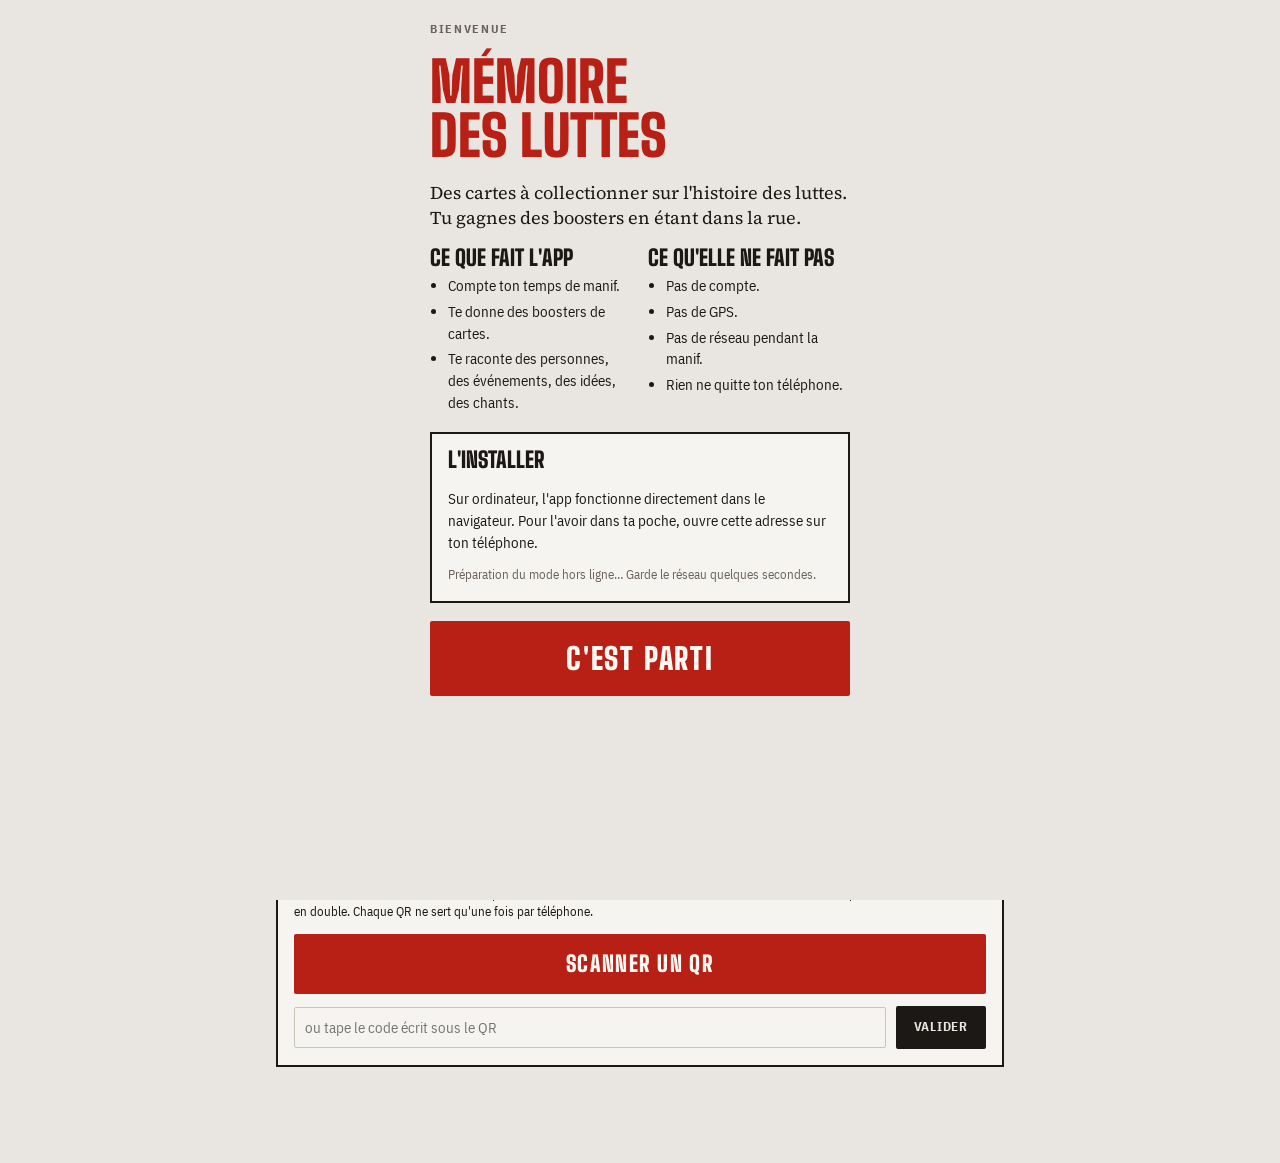
<file: app/index.html>
<!doctype html>
<html lang="fr">
  <head>
    <meta charset="UTF-8" />
    <meta name="viewport" content="width=device-width, initial-scale=1.0, viewport-fit=cover" />
    <meta http-equiv="Content-Security-Policy" content="default-src 'self'; img-src 'self' data: blob:; style-src 'self' 'unsafe-inline'; font-src 'self'; connect-src 'self'; worker-src 'self' blob:; manifest-src 'self'; object-src 'none'; base-uri 'self'" />
    <meta name="referrer" content="no-referrer" />
    <meta name="theme-color" content="#1C1816" />
    <link rel="icon" type="image/svg+xml" href="./favicon.svg" />
    <link rel="apple-touch-icon" href="./icones/apple-touch-icon.png" />
    <link rel="manifest" href="./manifest.webmanifest" />
    <meta name="apple-mobile-web-app-capable" content="yes" />
    <meta name="apple-mobile-web-app-title" content="Mémoire des luttes" />
    <meta name="description" content="Cartes à collectionner sur l'histoire des luttes. Sans compte, sans GPS, sans réseau." />
    <title>Mémoire des luttes</title>
    <script type="module" crossorigin src="./assets/app-DjQuXDyJ.js"></script>
    <link rel="modulepreload" crossorigin href="./assets/Ennemi-DhCh6ZJW.js">
    <link rel="stylesheet" crossorigin href="./assets/Ennemi-CE6KDmi6.css">
    <link rel="stylesheet" crossorigin href="./assets/app-Bej3J4Jl.css">
  <link rel="manifest" href="./manifest.webmanifest"></head>
  <body>
    <div id="app"></div>
  </body>
</html>
</file>
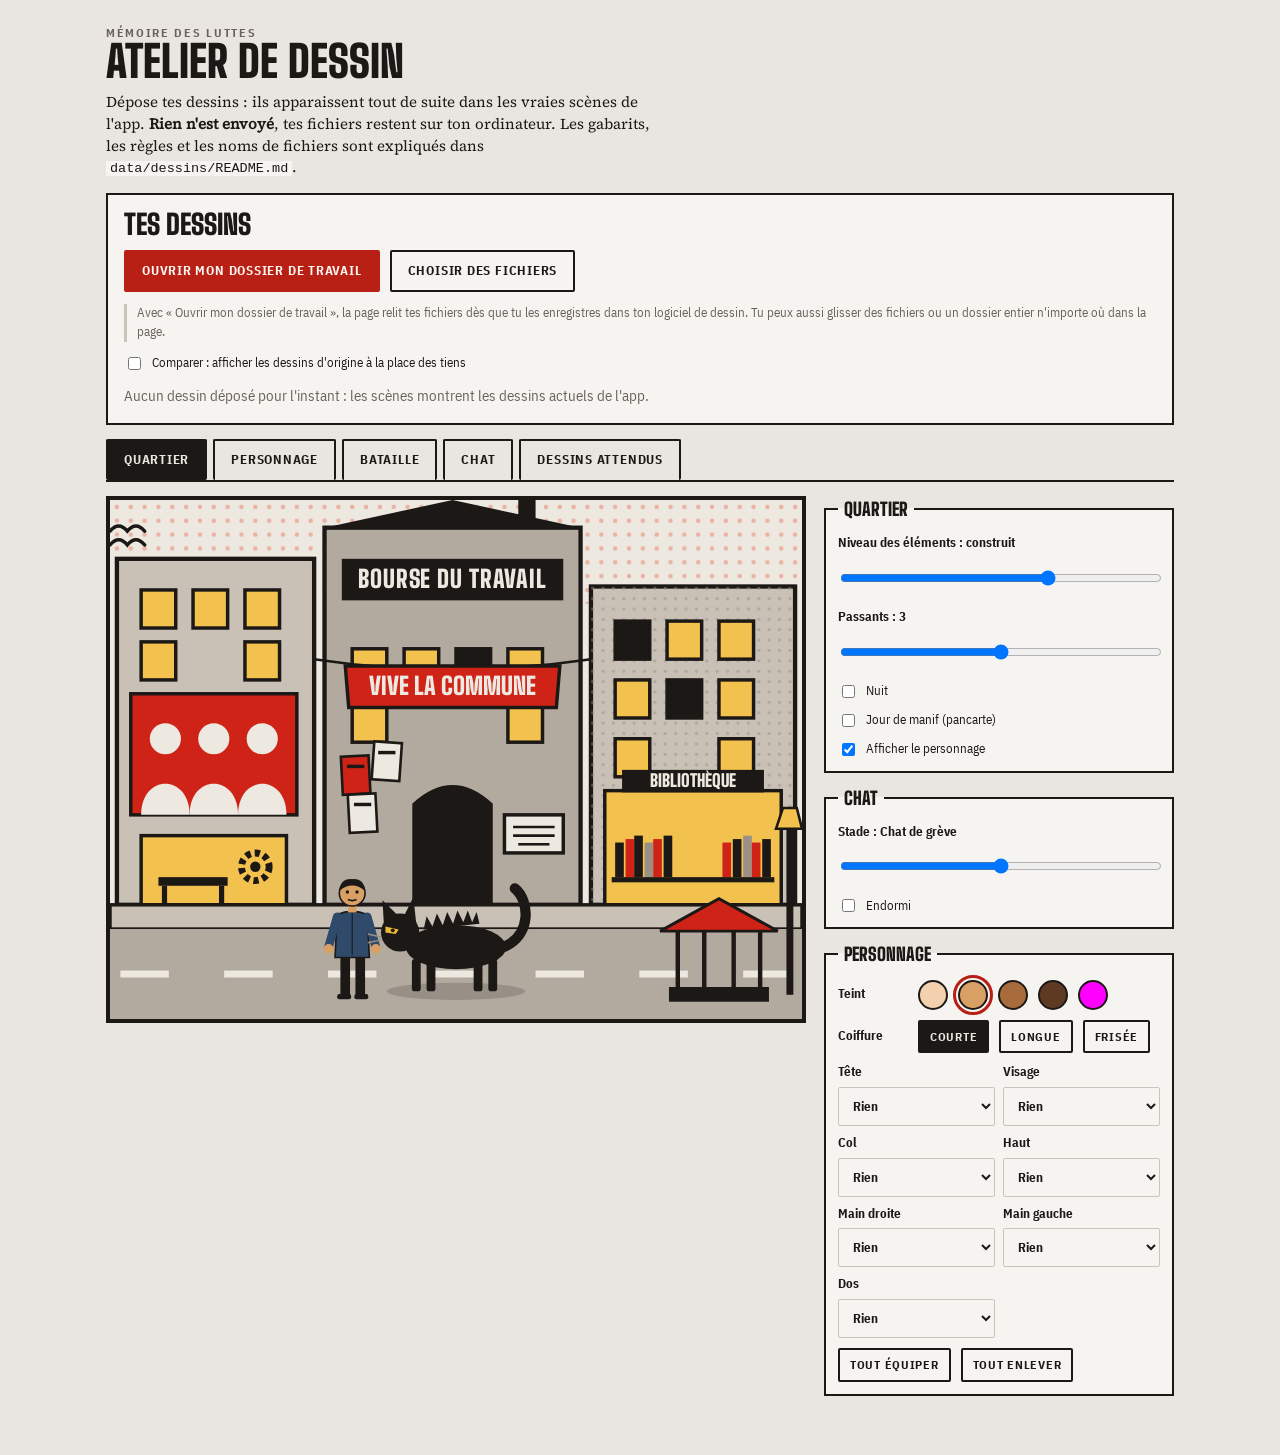
<file: app/atelier.html>
<!doctype html>
<html lang="fr">
  <head>
    <meta charset="UTF-8" />
    <meta name="viewport" content="width=device-width, initial-scale=1.0, viewport-fit=cover" />
    <meta name="referrer" content="no-referrer" />
    <meta name="theme-color" content="#1C1816" />
    <link rel="icon" type="image/svg+xml" href="./favicon.svg" />
    <meta name="description" content="Voir ses dessins dans les scènes de Mémoire des luttes, sans rien envoyer." />
    <title>Atelier de dessin</title>
    <script type="module" crossorigin src="./assets/atelier--RiXVO1A.js"></script>
    <link rel="modulepreload" crossorigin href="./assets/Ennemi-DhCh6ZJW.js">
    <link rel="stylesheet" crossorigin href="./assets/Ennemi-CE6KDmi6.css">
    <link rel="stylesheet" crossorigin href="./assets/atelier-18WFh5Ag.css">
  <link rel="manifest" href="./manifest.webmanifest"></head>
  <body>
    <div id="app"></div>
  </body>
</html>
</file>
<file: app/assets/Ennemi-CE6KDmi6.css>
@font-face{font-family:Big Shoulders Display;font-style:normal;font-display:swap;font-weight:700;src:url(./big-shoulders-display-latin-700-normal-KM2fueoL.woff2)format("woff2"),url(./big-shoulders-display-latin-700-normal-CMi6UoP4.woff)format("woff")}@font-face{font-family:Big Shoulders Display;font-style:normal;font-display:swap;font-weight:900;src:url(./big-shoulders-display-latin-900-normal-CW8trzgu.woff2)format("woff2"),url(./big-shoulders-display-latin-900-normal-DMT-1gsg.woff)format("woff")}@font-face{font-family:IBM Plex Sans Condensed;font-style:normal;font-display:swap;font-weight:400;src:url(./ibm-plex-sans-condensed-latin-400-normal-DKyD6XsY.woff2)format("woff2"),url(./ibm-plex-sans-condensed-latin-400-normal-5i361Byk.woff)format("woff")}@font-face{font-family:IBM Plex Sans Condensed;font-style:normal;font-display:swap;font-weight:700;src:url(./ibm-plex-sans-condensed-latin-700-normal-D8r4s4aS.woff2)format("woff2"),url(./ibm-plex-sans-condensed-latin-700-normal-D3enqrvP.woff)format("woff")}@font-face{font-family:"Source Serif 4";font-style:normal;font-display:swap;font-weight:400;src:url(./source-serif-4-latin-400-normal-DJ5YJwmz.woff2)format("woff2"),url(./source-serif-4-latin-400-normal-C1O10bxN.woff)format("woff")}@font-face{font-family:"Source Serif 4";font-style:italic;font-display:swap;font-weight:400;src:url(./source-serif-4-latin-400-italic-0j97Jm6B.woff2)format("woff2"),url(./source-serif-4-latin-400-italic-DZulBB6l.woff)format("woff")}:root{--papier:#e9e6e1;--encre:#1c1816;--rouge:#b81f15;--sur-rouge:#fff8f2;--discret:#6b625c;--trait:#cbc4bb;--carte:#f6f4f0;--or:#7d5b06;--trame:#b81f1580;--f-affiche:"Big Shoulders Display", Impact, "Arial Narrow", sans-serif;--f-interface:"IBM Plex Sans Condensed", "Arial Narrow", system-ui, sans-serif;--f-texte:"Source Serif 4", Georgia, serif;--lightningcss-light:initial;--lightningcss-dark: ;color-scheme:light}@media (prefers-color-scheme:dark){:root:not([data-theme=light]){--papier:#151210;--encre:#eee7de;--rouge:#f2584d;--sur-rouge:#1a0705;--discret:#a3988e;--trait:#3a322c;--carte:#211c19;--or:#e2b54e;--trame:#ee423680;--lightningcss-light: ;--lightningcss-dark:initial;color-scheme:dark}}:root[data-theme=dark]{--papier:#151210;--encre:#eee7de;--rouge:#f2584d;--sur-rouge:#1a0705;--discret:#a3988e;--trait:#3a322c;--carte:#211c19;--or:#e2b54e;--trame:#ee423680;--lightningcss-light: ;--lightningcss-dark:initial;color-scheme:dark}*,:before,:after{box-sizing:border-box}html,body{height:100%;margin:0}body{background:var(--papier);color:var(--encre);font-family:var(--f-interface);-webkit-text-size-adjust:100%;font-size:15px;line-height:1.45}h1,h2,h3{font-family:var(--f-affiche);text-transform:uppercase;text-wrap:balance;margin:0;line-height:.95}h1{font-size:44px;font-weight:900}h2{font-size:28px;font-weight:900}p{margin:0}img{max-width:100%}[hidden]{display:none!important}:focus-visible{outline:3px solid var(--rouge);outline-offset:2px}.surtitre{letter-spacing:.14em;text-transform:uppercase;color:var(--discret);font-size:12px;font-weight:700}.discret{color:var(--discret)}.pile{flex-direction:column;gap:14px;display:flex}@media (prefers-reduced-motion:reduce){*{transition:none!important;animation:none!important}}button,.bouton{font:inherit;cursor:pointer;border:2px solid var(--encre);color:var(--encre);text-transform:uppercase;letter-spacing:.06em;background:0 0;border-radius:2px;padding:10px 16px;font-size:13px;font-weight:700}button.rouge{background:var(--rouge);border-color:var(--rouge);color:var(--sur-rouge)}button.encre{background:var(--encre);color:var(--papier)}button:disabled{opacity:.4;cursor:not-allowed}input,select,textarea{font:inherit;color:var(--encre);background:var(--carte);border:1.5px solid var(--trait);border-radius:2px;width:100%;padding:9px 10px}textarea{resize:vertical;min-height:70px;font-family:var(--f-texte);font-size:14px}label{flex-direction:column;gap:5px;font-size:13px;font-weight:700;display:flex}label small{color:var(--discret);font-weight:400}.ligne{flex-wrap:wrap;align-items:center;gap:10px;display:flex}.encart{border:2px solid var(--encre);background:var(--carte);flex-direction:column;gap:12px;padding:16px;display:flex}.note{color:var(--discret);border-left:3px solid var(--trait);padding-left:10px;font-size:13px}.grille{grid-template-columns:repeat(auto-fill,minmax(108px,1fr));gap:14px;display:grid}.flotte.svelte-1lvxz5r{transform-box:fill-box;transform-origin:0;animation:1.6s ease-in-out infinite alternate svelte-1lvxz5r-flotte}.etoiles.svelte-1lvxz5r{transform-box:fill-box;transform-origin:50%;animation:1.2s linear infinite svelte-1lvxz5r-tourne}@keyframes svelte-1lvxz5r-flotte{0%{transform:skewY(-4deg)}to{transform:skewY(4deg)}}@keyframes svelte-1lvxz5r-tourne{to{transform:rotate(360deg)}}@media (prefers-reduced-motion:reduce){.flotte.svelte-1lvxz5r,.etoiles.svelte-1lvxz5r{animation:none}}.pigeon.svelte-7mkip7{animation:16s linear infinite svelte-7mkip7-vole}@keyframes svelte-7mkip7-vole{0%{transform:translate(-40px)}to{transform:translate(440px)}}.fumee.svelte-7mkip7{transform-box:fill-box;transform-origin:50%;opacity:0;animation:4s ease-out infinite svelte-7mkip7-fumee}@keyframes svelte-7mkip7-fumee{0%{opacity:.8;transform:translate(0)scale(.6)}to{opacity:0;transform:translate(14px,-26px)scale(1.8)}}.scintille.svelte-7mkip7{animation:2.4s ease-in-out infinite alternate svelte-7mkip7-scintille}@keyframes svelte-7mkip7-scintille{0%{opacity:.35}to{opacity:1}}.passant.svelte-7mkip7{animation:linear infinite svelte-7mkip7-marche}@keyframes svelte-7mkip7-marche{0%{transform:translate(-20px,247px)}to{transform:translate(420px,247px)}}.pas.svelte-7mkip7{animation:.5s ease-in-out infinite alternate svelte-7mkip7-balance}@keyframes svelte-7mkip7-balance{0%{transform:translateY(0)}to{transform:translateY(-1.5px)}}@media (prefers-reduced-motion:reduce){.pigeon.svelte-7mkip7,.fumee.svelte-7mkip7,.scintille.svelte-7mkip7,.passant.svelte-7mkip7,.pas.svelte-7mkip7{animation:none}.fumee.svelte-7mkip7{opacity:.5}.passant.svelte-7mkip7{transform:translate(var(--x), 247px)}}svg.svelte-7mkip7{background:#ede8e0;border:2px solid #1c1816;width:100%;height:auto;display:block}.fuite.svelte-1v3qxz3{transform-box:fill-box;animation:.9s ease-in forwards svelte-1v3qxz3-detale}@keyframes svelte-1v3qxz3-detale{0%{transform:translate(0)rotate(0)}25%{transform:translate(-8px)rotate(-6deg)}to{opacity:0;transform:translate(170px)rotate(12deg)}}@media (prefers-reduced-motion:reduce){.fuite.svelte-1v3qxz3{opacity:.25;animation:none}}
</file>
<file: app/assets/app-Bej3J4Jl.css>
nav.svelte-yxzv7f{z-index:20;background:var(--encre);padding:0 env(safe-area-inset-right,0px) env(safe-area-inset-bottom,0px) env(safe-area-inset-left,0px);grid-template-columns:repeat(5,1fr);display:grid;position:fixed;bottom:0;left:0;right:0}a.svelte-yxzv7f{color:var(--papier);text-align:center;text-transform:uppercase;letter-spacing:.06em;padding:12px 2px 13px;font-size:11px;font-weight:700;text-decoration:none}.icone.svelte-yxzv7f{font-family:var(--f-affiche);margin-bottom:3px;font-size:22px;line-height:1;display:block}a[aria-current=page].svelte-yxzv7f{background:var(--rouge);color:var(--sur-rouge)}.fond.svelte-tis5au{z-index:40;background:var(--papier);padding:calc(20px + env(safe-area-inset-top,0px)) max(16px, env(safe-area-inset-right,0px)) calc(30px + env(safe-area-inset-bottom,0px)) max(16px, env(safe-area-inset-left,0px));outline:none;position:fixed;inset:0;overflow-y:auto}.contenu.svelte-tis5au{flex-direction:column;align-items:center;gap:16px;max-width:420px;margin:0 auto;display:flex}.carte.svelte-1ct2o92{background:var(--carte);border:2px solid var(--encre);width:100%;max-width:380px;box-shadow:6px 6px 0 var(--encre);flex-direction:column;display:flex}.bandeau.svelte-1ct2o92{background:var(--encre);color:var(--papier);text-transform:uppercase;letter-spacing:.1em;justify-content:space-between;gap:8px;padding:6px 10px;font-size:11px;font-weight:700;display:flex}.r-rare.svelte-1ct2o92 .bandeau:where(.svelte-1ct2o92){background:var(--rouge);color:var(--sur-rouge)}.r-legendaire.svelte-1ct2o92{border-color:var(--or);box-shadow:6px 6px 0 var(--or)}.r-legendaire.svelte-1ct2o92 .bandeau:where(.svelte-1ct2o92){background:var(--or);color:var(--carte)}.r-evenement.svelte-1ct2o92{border:3px double var(--rouge);box-shadow:6px 6px 0 var(--rouge)}.r-evenement.svelte-1ct2o92 .bandeau:where(.svelte-1ct2o92){background:repeating-linear-gradient(-45deg, var(--rouge) 0 8px, var(--encre) 8px 16px);color:var(--sur-rouge)}.r-evenement.svelte-1ct2o92 .bandeau:where(.svelte-1ct2o92) span:where(.svelte-1ct2o92){background:var(--rouge);padding:0 4px}.visuel.svelte-1ct2o92{aspect-ratio:16/9;border-bottom:2px solid var(--encre);background:radial-gradient(var(--trame) 34%, transparent 36%) 0 0 / 9px 9px, var(--carte);place-items:center;max-width:100%;display:grid;position:relative;overflow:hidden}.visuel.svelte-1ct2o92 span:where(.svelte-1ct2o92){font-family:var(--f-affiche);font-size:92px;font-weight:900;line-height:1}.visuel.svelte-1ct2o92 img:where(.svelte-1ct2o92){object-fit:cover;filter:grayscale()contrast(1.15);mix-blend-mode:multiply;width:100%;height:100%}.numero.svelte-1ct2o92{background:var(--encre);color:var(--papier);font-family:var(--f-affiche);font-variant-numeric:tabular-nums;padding:2px 8px;font-size:18px;font-weight:900;position:absolute;bottom:8px;right:8px}.corps.svelte-1ct2o92{flex-direction:column;gap:10px;padding:12px 14px 14px;display:flex}h3.svelte-1ct2o92{font-size:30px;font-weight:900}.sous-titre.svelte-1ct2o92{font-family:var(--f-affiche);color:var(--rouge);letter-spacing:.04em;margin-top:2px;font-size:17px;font-weight:700}h4.svelte-1ct2o92{text-transform:uppercase;letter-spacing:.12em;color:var(--discret);margin:0 0 3px;font-size:11px}p.svelte-1ct2o92{font-family:var(--f-texte);font-size:14.5px;line-height:1.5}.regard.svelte-1ct2o92{border-left:4px solid var(--rouge);padding-left:10px}blockquote.svelte-1ct2o92{font-family:var(--f-texte);border-block:1.5px solid var(--trait);margin:0;padding:8px 0;font-size:16px;font-style:italic;line-height:1.4}cite.svelte-1ct2o92{font-style:normal;font-family:var(--f-interface);color:var(--discret);margin-top:4px;font-size:12px;display:block}.liens.svelte-1ct2o92{flex-wrap:wrap;gap:6px;display:flex}.lien.svelte-1ct2o92{font:inherit;border:1.5px solid var(--encre);color:var(--encre);cursor:pointer;background:0 0;border-radius:20px;padding:3px 8px;font-size:12px;font-weight:700}.a-trouver.svelte-1ct2o92{color:var(--discret);border-style:dashed;border-color:var(--trait);cursor:default}footer.svelte-1ct2o92{color:var(--discret);border-top:1.5px solid var(--trait);flex-wrap:wrap;justify-content:space-between;gap:8px;padding-top:8px;font-size:11px;display:flex}.sceau.svelte-1ct2o92{color:var(--or);font-weight:700}.sceau.local.svelte-1ct2o92{color:var(--discret)}.mini.svelte-ieobdl{all:unset;box-sizing:border-box;cursor:pointer;aspect-ratio:5/7;background:var(--carte);border:2px solid var(--encre);width:100%;max-width:100%;box-shadow:3px 3px 0 var(--encre);color:var(--encre);flex-direction:column;display:flex;position:relative}.mini.svelte-ieobdl:focus-visible{outline:3px solid var(--rouge);outline-offset:2px}.r-rare.svelte-ieobdl{border-color:var(--rouge);box-shadow:3px 3px 0 var(--rouge)}.r-legendaire.svelte-ieobdl{border-color:var(--or);box-shadow:3px 3px 0 var(--or)}.r-evenement.svelte-ieobdl{border:3px double var(--rouge)}.visuel.svelte-ieobdl{background:radial-gradient(var(--trame) 34%, transparent 36%) 0 0 / 7px 7px;flex:1;place-items:center;display:grid;overflow:hidden}.visuel.svelte-ieobdl span:where(.svelte-ieobdl){font-family:var(--f-affiche);font-size:40px;font-weight:900}.visuel.svelte-ieobdl img:where(.svelte-ieobdl){object-fit:cover;filter:grayscale()contrast(1.1);mix-blend-mode:multiply;width:100%;height:100%}.titre.svelte-ieobdl{font-family:var(--f-affiche);text-transform:uppercase;text-wrap:balance;padding:6px 6px 2px;font-size:15px;font-weight:900;line-height:1}.famille.svelte-ieobdl{text-transform:uppercase;letter-spacing:.08em;color:var(--discret);padding:0 6px 6px;font-size:10px;font-weight:700}.nouvelle.svelte-ieobdl{background:var(--rouge);color:var(--sur-rouge);letter-spacing:.06em;padding:1px 5px;font-size:10px;font-weight:700;position:absolute;top:4px;left:4px}.nombre.svelte-ieobdl{background:var(--encre);color:var(--papier);padding:0 5px;font-size:11px;font-weight:700;position:absolute;top:4px;right:4px}h2.svelte-l7shsg,p.svelte-l7shsg{text-align:center}.revelation.svelte-l7shsg{grid-template-columns:repeat(3,minmax(0,1fr));gap:10px;width:100%;padding-right:4px;display:grid}.retourne.svelte-l7shsg{all:unset;cursor:pointer;perspective:900px;min-width:0}.retourne.svelte-l7shsg:focus-visible{outline:3px solid var(--rouge);outline-offset:3px}.interieur.svelte-l7shsg{transform-style:preserve-3d;transition:transform .7s cubic-bezier(.2,.8,.2,1);position:relative}.ouverte.svelte-l7shsg .interieur:where(.svelte-l7shsg){transform:rotateY(180deg)}.face.svelte-l7shsg{backface-visibility:hidden;transform:rotateY(180deg)}.dos.svelte-l7shsg{backface-visibility:hidden;background:var(--rouge);border:2px solid var(--encre);color:var(--sur-rouge);font-family:var(--f-affiche);background-image:repeating-linear-gradient(45deg,#0000 0 10px,#0000001f 10px 20px);place-items:center;font-size:44px;font-weight:900;display:grid;position:absolute;inset:0}.annonce.svelte-doeg2h{left:50%;bottom:calc(84px + env(safe-area-inset-bottom,0px));z-index:50;background:var(--encre);color:var(--papier);text-align:center;max-width:calc(100% - 32px);padding:10px 16px;font-weight:700;position:fixed;transform:translate(-50%)}ol.svelte-g2y2kr{flex-direction:column;gap:4px;margin:0;padding-left:20px;display:flex}.etat.svelte-g2y2kr{color:var(--discret);font-size:13px}.etat.pret.svelte-g2y2kr{color:var(--encre);font-weight:700}.accueil.svelte-173tqgh{flex-direction:column;gap:18px;width:100%;display:flex}h1.svelte-173tqgh{color:var(--rouge);font-size:56px}.chapeau.svelte-173tqgh{font-family:var(--f-texte);font-size:18px;line-height:1.4}.deux.svelte-173tqgh{grid-template-columns:1fr 1fr;gap:16px;display:grid}@media (width<=380px){.deux.svelte-173tqgh{grid-template-columns:1fr}}section.svelte-173tqgh h2:where(.svelte-173tqgh){margin-bottom:6px;font-size:22px}ul.svelte-173tqgh{flex-direction:column;gap:4px;margin:0;padding-left:18px;display:flex}.geant.svelte-173tqgh{font-family:var(--f-affiche);width:100%;padding:14px 18px;font-size:30px;font-weight:900}.bandeau.svelte-yimfg8{z-index:30;background:var(--encre);color:var(--papier);padding:calc(10px + env(safe-area-inset-top,0px)) max(16px, env(safe-area-inset-right,0px)) 10px max(16px, env(safe-area-inset-left,0px));justify-content:space-between;align-items:center;gap:12px;font-weight:700;display:flex;position:fixed;top:0;left:0;right:0}button.svelte-yimfg8{flex:none;padding:6px 12px}header.svelte-10cbn0u{border-bottom:4px solid var(--encre);justify-content:space-between;align-items:flex-end;gap:12px;margin-bottom:22px;padding-bottom:10px;display:flex}.marque.svelte-10cbn0u{font-family:var(--f-affiche);text-transform:uppercase;color:var(--rouge);text-align:right;white-space:pre-line;font-size:15px;font-weight:900;line-height:1}.serree.svelte-9gyy8x{gap:10px}.tete.svelte-9gyy8x{border-bottom:2px solid var(--encre);justify-content:space-between;align-items:baseline;gap:10px;padding-bottom:6px;display:flex}.lien.svelte-9gyy8x{color:var(--encre);font-size:13px;font-weight:700}.note.svelte-9gyy8x a:where(.svelte-9gyy8x){color:inherit}.objectif.svelte-9gyy8x{flex-direction:column;gap:6px;display:flex}.entre.svelte-9gyy8x{justify-content:space-between}.objectif.svelte-9gyy8x span:where(.svelte-9gyy8x){font-family:var(--f-affiche);color:var(--rouge);font-variant-numeric:tabular-nums;font-size:20px;font-weight:900}.objectif.svelte-9gyy8x small:where(.svelte-9gyy8x){color:var(--discret);font-size:12.5px}.barre.svelte-9gyy8x{border:2px solid var(--encre);height:10px;position:relative}.barre.svelte-9gyy8x i:where(.svelte-9gyy8x){background:var(--rouge);position:absolute;inset:0 auto 0 0}ul.svelte-9gyy8x{flex-direction:column;gap:8px;margin:0;padding:0;list-style:none;display:flex}li.svelte-9gyy8x{border:2px solid var(--encre);background:var(--carte);justify-content:space-between;align-items:center;gap:10px;padding:10px 12px;display:flex}li.fait.svelte-9gyy8x{border-color:var(--trait)}.texte.svelte-9gyy8x{flex-direction:column;gap:3px;min-width:0;display:flex}.texte.svelte-9gyy8x b:where(.svelte-9gyy8x){font-size:15px}.texte.svelte-9gyy8x small:where(.svelte-9gyy8x){color:var(--discret);font-size:12.5px}li.svelte-9gyy8x>button:where(.svelte-9gyy8x){flex:none;padding:8px 10px;font-size:12px}.info.svelte-9gyy8x{text-transform:none;letter-spacing:0;color:var(--discret);border:0;align-self:flex-start;padding:0;font-size:12px;font-weight:500;text-decoration:underline}.conseil.svelte-9gyy8x{font-size:13px;font-family:var(--f-texte);border-left:3px solid var(--rouge);padding-left:8px}.serree.svelte-1srik7t{gap:6px}.large.svelte-1srik7t{flex:1;min-width:0}.petit.svelte-1srik7t{font-size:13px}.session.svelte-1srik7t{border:3px solid var(--encre);background:var(--carte);flex-direction:column;gap:14px;padding:18px;display:flex}.session.active.svelte-1srik7t{border-color:var(--rouge)}.chrono.svelte-1srik7t{font-family:var(--f-affiche);font-variant-numeric:tabular-nums;font-size:64px;font-weight:900;line-height:.9}.active.svelte-1srik7t .chrono:where(.svelte-1srik7t){color:var(--rouge)}.barre.svelte-1srik7t{border:2px solid var(--encre);height:12px;position:relative}.barre.svelte-1srik7t i:where(.svelte-1srik7t){background:var(--rouge);position:absolute;inset:0 auto 0 0}.geant.svelte-1srik7t{font-family:var(--f-affiche);letter-spacing:.03em;width:100%;padding:14px 18px;font-size:30px;font-weight:900}.case.svelte-1srik7t{flex-direction:row;align-items:center;gap:8px;font-weight:500}.case.svelte-1srik7t input:where(.svelte-1srik7t){width:auto}.limite.svelte-1srik7t{font-size:13px}.limite.atteinte.svelte-1srik7t{color:var(--rouge);font-weight:700}.entre.svelte-1srik7t{justify-content:space-between}.speciaux.svelte-1srik7t .ligne:where(.svelte-1srik7t){font-size:14px}.booster.svelte-1srik7t{border:3px dashed var(--rouge);align-items:center;gap:16px;padding:16px;display:flex}.enveloppe.svelte-1srik7t{aspect-ratio:5/7;background:var(--rouge);width:74px;color:var(--sur-rouge);font-family:var(--f-affiche);box-shadow:5px 5px 0 var(--encre);flex:none;place-items:center;font-size:30px;font-weight:900;display:grid;transform:rotate(-4deg)}.stats.svelte-1srik7t{border:2px solid var(--encre);grid-template-columns:repeat(3,1fr);display:grid}.stats.svelte-1srik7t div:where(.svelte-1srik7t){border-right:2px solid var(--encre);padding:10px 12px}.stats.svelte-1srik7t div:where(.svelte-1srik7t):last-child{border-right:0}.stats.svelte-1srik7t b:where(.svelte-1srik7t){font-family:var(--f-affiche);font-variant-numeric:tabular-nums;font-size:34px;font-weight:900;line-height:1;display:block}.stats.svelte-1srik7t span:where(.svelte-1srik7t){color:var(--discret);text-transform:uppercase;letter-spacing:.06em;font-size:12px;font-weight:700}form.svelte-1srik7t input:where(.svelte-1srik7t){flex:1;min-width:0}.geant-moyen.svelte-1srik7t{font-family:var(--f-affiche);padding:12px 16px;font-size:22px;font-weight:900}.cachee.svelte-543g9v{aspect-ratio:5/7;border:2px dashed var(--trait);flex-direction:column;display:flex}.visuel.svelte-543g9v{font-family:var(--f-affiche);color:var(--trait);flex:1;place-items:center;font-size:46px;font-weight:900;display:grid}.titre.svelte-543g9v{font-family:var(--f-affiche);color:var(--discret);padding:6px 6px 2px;font-size:15px;font-weight:900}.famille.svelte-543g9v{text-transform:uppercase;letter-spacing:.08em;color:var(--discret);padding:0 6px 6px;font-size:10px;font-weight:700}.serree.svelte-14td9zu{gap:8px}.tete.svelte-14td9zu{border-bottom:2px solid var(--encre);padding-bottom:6px}.tete.svelte-14td9zu p:where(.svelte-14td9zu){font-size:13px}svg.svelte-14td9zu{background:var(--carte);border:2px solid var(--encre);width:100%;height:auto;display:block}line.svelte-14td9zu{stroke:var(--encre);stroke-width:1.5px;opacity:.5}line.inconnu.svelte-14td9zu{stroke-dasharray:4 4;opacity:.35}.noeud.svelte-14td9zu{cursor:pointer}.noeud.svelte-14td9zu:focus-visible circle:where(.svelte-14td9zu){stroke:var(--rouge);stroke-width:4px}.noeud.svelte-14td9zu circle:where(.svelte-14td9zu){fill:var(--encre);stroke:var(--carte);stroke-width:3px}.noeud.r-rare.svelte-14td9zu circle:where(.svelte-14td9zu){fill:var(--rouge)}.noeud.r-legendaire.svelte-14td9zu circle:where(.svelte-14td9zu){fill:var(--or)}.init.svelte-14td9zu{font-family:var(--f-affiche);fill:var(--carte);pointer-events:none;font-size:17px;font-weight:900}.nom.svelte-14td9zu{font-family:var(--f-interface);fill:var(--encre);paint-order:stroke;stroke:var(--carte);stroke-width:3px;pointer-events:none;font-size:14px;font-weight:700}.cache.svelte-14td9zu{cursor:default}.cache.svelte-14td9zu circle:where(.svelte-14td9zu){fill:var(--carte);stroke:var(--trait);stroke-width:2px;stroke-dasharray:3 3}.cache.svelte-14td9zu .init:where(.svelte-14td9zu){fill:var(--discret)}.serie.svelte-l3h5cl{flex-direction:column;gap:12px;padding-bottom:12px;display:flex}.tete.svelte-l3h5cl{border-bottom:2px solid var(--encre);justify-content:space-between;align-items:baseline;gap:10px;padding-bottom:6px;display:flex}.complete.svelte-l3h5cl .tete:where(.svelte-l3h5cl){border-color:var(--rouge)}.tete.svelte-l3h5cl p:where(.svelte-l3h5cl){font-size:13px}.compte.svelte-l3h5cl{font-family:var(--f-affiche);color:var(--rouge);font-variant-numeric:tabular-nums;font-size:22px;font-weight:900}.rouge-texte.svelte-l3h5cl{color:var(--rouge)}.frise.svelte-l3h5cl{background:var(--rouge);border-color:var(--rouge);color:var(--sur-rouge);margin-top:6px;padding:5px 10px;font-size:11px}.code.svelte-1xu5tkn{min-height:100px;font-family:ui-monospace,Menlo,monospace;font-size:12px}.fichier.svelte-1xu5tkn{flex-direction:row;font-size:13px}.editeur.svelte-19vov42{grid-template-columns:minmax(0,1fr) minmax(0,1fr);align-items:start;gap:22px;display:grid}.apercu.svelte-19vov42{top:calc(12px + env(safe-area-inset-top,0px));position:sticky}@media (width<=700px){.editeur.svelte-19vov42{grid-template-columns:minmax(0,1fr)}.apercu.svelte-19vov42{order:-1;position:static}}.deux.svelte-19vov42{grid-template-columns:1fr 1fr;gap:10px;display:grid}label.svelte-19vov42>span:where(.svelte-19vov42){flex-direction:column;gap:2px;display:flex}.suite.svelte-19vov42{margin-top:30px}.tete.svelte-19vov42{border-bottom:2px solid var(--encre);justify-content:space-between;align-items:baseline;padding-bottom:6px;display:flex}.compte.svelte-19vov42{font-family:var(--f-affiche);color:var(--rouge);font-size:22px;font-weight:900}.liste.svelte-19vov42{flex-direction:column;gap:8px;display:flex}.element.svelte-19vov42{border:1.5px solid var(--trait);background:var(--carte);flex-wrap:wrap;justify-content:space-between;align-items:center;gap:8px;padding:8px 10px;display:flex}.element.svelte-19vov42 b:where(.svelte-19vov42){font-family:var(--f-affiche);text-transform:uppercase;overflow-wrap:anywhere;min-width:0;font-size:18px}.actions.svelte-19vov42 button{padding:5px 9px;font-size:11px}.petit.svelte-19vov42{font-size:14px}.code.svelte-19vov42{min-height:120px;font-family:ui-monospace,Menlo,monospace;font-size:12px}.perso.svelte-clf574{flex-wrap:wrap;align-items:center;gap:16px;display:flex}svg.svelte-clf574{background:var(--papier);border:2px solid var(--encre);flex:none;width:120px;height:auto}.reglages.svelte-clf574{flex:1;min-width:200px}.serree.svelte-clf574{gap:10px}.groupe.svelte-clf574{flex-wrap:wrap;align-items:center;gap:6px;display:flex}.etiquette.svelte-clf574{text-transform:uppercase;letter-spacing:.06em;width:6.5em;font-size:12px;font-weight:700}.pastille.svelte-clf574{border:2px solid var(--trait);border-radius:50%;width:30px;height:30px;padding:0}.option.svelte-clf574{text-transform:none;letter-spacing:0;padding:5px 10px;font-size:12px}.choisi.svelte-clf574{border-color:var(--rouge);border-width:3px}.option.choisi.svelte-clf574{background:var(--encre);color:var(--papier);border-color:var(--encre)}.nom.svelte-clf574{font-family:var(--f-affiche);text-transform:uppercase;font-size:30px;font-weight:900}.petit.svelte-clf574{font-size:13px}fieldset.svelte-khppeb{border:0;flex-direction:column;gap:6px;margin:0;padding:0;display:flex}legend.svelte-khppeb{font-family:var(--f-affiche);text-transform:uppercase;margin-bottom:4px;font-size:20px;font-weight:900}.action.svelte-khppeb{border-bottom:1px solid var(--trait);flex-direction:row;align-items:flex-start;gap:10px;padding:6px 0;font-weight:400}.action.svelte-khppeb input:where(.svelte-khppeb){width:20px;height:20px;accent-color:var(--rouge);flex:none;margin-top:2px}.action.svelte-khppeb span:where(.svelte-khppeb){flex-direction:column;gap:2px;display:flex}.action.svelte-khppeb b:where(.svelte-khppeb){font-size:15px}.action.svelte-khppeb small:where(.svelte-khppeb){color:var(--discret);font-size:12.5px}.objectif.svelte-khppeb{flex-flow:wrap;align-items:center;gap:8px;font-size:15px}.objectif.svelte-khppeb select:where(.svelte-khppeb){width:auto}.petit.svelte-khppeb,.petit.svelte-2ae2j9{font-size:13px}fieldset.svelte-2ae2j9{border:0;border-bottom:1px solid var(--trait);flex-direction:column;gap:6px;margin:0;padding:8px 0;display:flex}legend.svelte-2ae2j9{text-transform:uppercase;letter-spacing:.08em;color:var(--discret);padding:0;font-size:12px;font-weight:700}.choix.svelte-2ae2j9{flex-wrap:wrap;gap:6px;display:flex}.option.svelte-2ae2j9{text-transform:none;letter-spacing:0;padding:6px 10px;font-size:12.5px;font-weight:600}.option.choisi.svelte-2ae2j9{background:var(--encre);color:var(--papier);border-color:var(--encre)}.option.verrouille.svelte-2ae2j9{border-style:dashed;border-color:var(--trait);color:var(--discret)}.detail.svelte-2ae2j9{font-family:var(--f-texte);font-size:13.5px}.cle.svelte-1wegk4p{flex-direction:column;gap:4px;display:flex}code.svelte-1wegk4p{background:var(--papier);padding:1px 4px;font-family:ui-monospace,Menlo,monospace;font-size:13px}small.svelte-1wegk4p{color:var(--discret);font-size:12.5px}.demo.svelte-1wegk4p{color:var(--rouge)}ul.svelte-1wegk4p{flex-direction:column;gap:8px;margin:0;padding:0;list-style:none;display:flex}li.svelte-1wegk4p{border:1.5px solid var(--trait);background:var(--papier);flex-direction:column;gap:6px;padding:10px;display:flex}li.attente.svelte-1wegk4p{border-color:var(--rouge);border-style:dashed}li.svelte-1wegk4p>div:where(.svelte-1wegk4p):first-child{flex-wrap:wrap;align-items:baseline;gap:8px;display:flex}.badge.svelte-1wegk4p{text-transform:uppercase;letter-spacing:.06em;font-size:11px;font-weight:700}.officiel.svelte-1wegk4p{color:var(--or)}.local.svelte-1wegk4p{color:var(--discret)}.invalide.svelte-1wegk4p,.raison.svelte-1wegk4p{color:var(--rouge)}h3.svelte-1wegk4p{font-size:20px}.petit.svelte-1wegk4p{font-size:13px}li.svelte-1wegk4p button{padding:5px 10px;font-size:11px}.deux.svelte-1q1vfn3{grid-template-columns:1fr 1fr;gap:10px;display:grid}.reglages.svelte-pahqca{border-bottom:4px solid var(--encre);margin-top:12px;padding-bottom:6px}.confiance.svelte-pahqca{grid-template-columns:auto 1fr;gap:6px 12px;font-size:14px;display:grid}.confiance.svelte-pahqca b:where(.svelte-pahqca){font-family:var(--f-affiche);text-transform:uppercase;font-size:18px}.or.svelte-pahqca{color:var(--or)}.rouge-texte.svelte-pahqca{color:var(--rouge)}ol.svelte-pahqca{gap:8px;margin:0;padding-left:20px}.arene.svelte-1pk86fs{width:100%;position:relative}svg.svelte-1pk86fs{border:2px solid #1c1816;width:100%;height:auto;display:block}.bulle.svelte-1pk86fs{color:#1c1816;width:fit-content;max-width:85%;font-size:14px;line-height:1.35;font-family:var(--f-texte);background:#fff;border:2px solid #1c1816;border-radius:12px;margin:12px 0 0 auto;padding:6px 10px;position:relative}.bulle.svelte-1pk86fs:before{content:"";border:9px solid #0000;border-top:0;border-bottom:10px solid #1c1816;position:absolute;top:-10px;right:22%}.bulle.svelte-1pk86fs:after{content:"";border:7px solid #0000;border-top:0;border-bottom:8px solid #fff;position:absolute;top:-7px;right:calc(22% + 2px)}.bulle.svelte-1pk86fs b:where(.svelte-1pk86fs){font-family:var(--f-interface);text-transform:uppercase;letter-spacing:.06em;color:#9e2b25;font-size:11px;display:block}.bulle.chef.svelte-1pk86fs{border-width:3px;border-color:#9e2b25}.onomatopee.svelte-1pk86fs{transform-box:fill-box;transform-origin:50%;animation:.4s ease-out svelte-1pk86fs-surgit}@keyframes svelte-1pk86fs-surgit{0%{opacity:0;transform:scale(.2)}to{opacity:1;transform:scale(1)}}@media (prefers-reduced-motion:reduce){.onomatopee.svelte-1pk86fs{animation:none}}.perso.svelte-1h45c32{flex-wrap:wrap;align-items:flex-start;gap:16px;display:flex}svg.svelte-1h45c32{background:var(--papier);border:2px solid var(--encre);flex:none;width:120px;height:auto}.texte.svelte-1h45c32{flex-direction:column;flex:1;gap:8px;min-width:180px;display:flex}ul.svelte-1h45c32{font-family:var(--f-texte);flex-direction:column;gap:3px;margin:0;padding:0;font-size:14px;list-style:none;display:flex}.emplacement.svelte-1h45c32{font-family:var(--f-interface);text-transform:uppercase;letter-spacing:.06em;color:var(--discret);width:7.5em;font-size:11px;font-weight:700;display:inline-block}.pouvoir.svelte-1h45c32{color:var(--rouge);font-family:var(--f-interface);font-size:12px}.petit.svelte-1h45c32{font-size:13px}a.svelte-1h45c32{color:inherit}.petit.svelte-1ovms5{font-size:13px}.serree.svelte-1ovms5{gap:6px}.entre.svelte-1ovms5{justify-content:space-between}.progression.svelte-1ovms5{flex-wrap:wrap;align-items:flex-end;gap:16px;display:flex}.progression.svelte-1ovms5>div:where(.svelte-1ovms5):first-child{flex-direction:column;flex:1;gap:6px;min-width:200px;display:flex}.barre.svelte-1ovms5{border:2px solid var(--encre);height:10px;position:relative}.barre.svelte-1ovms5 i:where(.svelte-1ovms5){background:var(--rouge);position:absolute;inset:0 auto 0 0}.fragments.svelte-1ovms5{flex-wrap:wrap;align-items:center;gap:4px;display:flex}.fragments.svelte-1ovms5 span:where(.svelte-1ovms5){border:2px solid var(--rouge);width:14px;height:14px;transform:rotate(45deg)}.fragments.svelte-1ovms5 span.plein:where(.svelte-1ovms5){background:var(--rouge)}.fragments.svelte-1ovms5 small:where(.svelte-1ovms5){width:100%;color:var(--discret);text-transform:uppercase;letter-spacing:.06em;font-size:11px;font-weight:700}.enonce.svelte-1ovms5{font-family:var(--f-texte);font-size:18px;font-weight:600;line-height:1.35}blockquote.svelte-1ovms5{font-family:var(--f-texte);border-left:4px solid var(--rouge);margin:0;padding:8px 0 8px 12px;font-size:15px;font-style:italic;line-height:1.45}.choix.svelte-1ovms5{gap:8px;display:grid}.choix-bouton.svelte-1ovms5{text-transform:none;letter-spacing:0;text-align:left;background:var(--papier);padding:12px 14px;font-size:15px}.choix-bouton.svelte-1ovms5:disabled{opacity:1;cursor:default}.choix-bouton.juste.svelte-1ovms5{background:var(--encre);color:var(--papier)}.pouvoirs.svelte-1ovms5{flex-wrap:wrap;gap:8px;display:flex}.pouvoirs.svelte-1ovms5 button:where(.svelte-1ovms5){text-transform:none;letter-spacing:0;padding:6px 10px;font-size:12px}.choix-bouton.faux.svelte-1ovms5{background:var(--rouge);border-color:var(--rouge);color:var(--sur-rouge);text-decoration:line-through}.correction.svelte-1ovms5{border-left:4px solid var(--rouge);flex-direction:column;gap:4px;padding-left:10px;display:flex}.correction.ok.svelte-1ovms5{border-color:var(--encre)}.correction.svelte-1ovms5 p:where(.svelte-1ovms5){font-family:var(--f-texte);font-size:14px}.bilan.svelte-1ovms5{font-family:var(--f-affiche);color:var(--rouge);font-size:64px;font-weight:900;line-height:1}.lien.svelte-1ovms5{text-transform:none;letter-spacing:0;color:var(--discret);border:0;padding:0;font-weight:500;text-decoration:underline}.elements.svelte-1ovms5{flex-direction:column;margin:0;padding:0;list-style:none;display:flex}.elements.svelte-1ovms5 li:where(.svelte-1ovms5){border-bottom:1.5px solid var(--trait);grid-template-columns:7.5em 1fr auto;gap:8px;padding:6px 0;font-size:14px;display:grid}.elements.svelte-1ovms5 .nom:where(.svelte-1ovms5){font-family:var(--f-texte)}.elements.svelte-1ovms5 .niveau:where(.svelte-1ovms5){color:var(--rouge);font-weight:700}input.svelte-1ovms5{flex:1;min-width:0}.planche.svelte-1k61ju9{background:#ede8e0;border:2px solid #1c1816;width:100%;height:auto}.export.svelte-1phqtrj{flex-wrap:wrap;gap:8px;display:flex}.export.svelte-1phqtrj svg:where(.svelte-1phqtrj){border:1px solid #ccc;width:120px;height:auto}.export.svelte-1phqtrj div:where(.svelte-1phqtrj){width:400px}.video.svelte-53q341{aspect-ratio:1;background:var(--encre);border:3px solid var(--encre);width:100%;overflow:hidden}.video.cachee.svelte-53q341{display:none}video.svelte-53q341{object-fit:cover;width:100%;height:100%;display:block}.photo.svelte-53q341{flex-direction:row;justify-content:center;width:100%}form.svelte-53q341{width:100%}form.svelte-53q341 input:where(.svelte-53q341){flex:1;min-width:0}.petit.svelte-53q341{text-align:center;font-size:13px}h2.svelte-53q341{text-align:center}figure.svelte-151h676{flex-direction:column;align-items:center;gap:8px;width:100%;max-width:340px;margin:0;display:flex}img.svelte-151h676{width:100%;height:auto;image-rendering:pixelated;border:3px solid var(--encre);background:#fff}figcaption.svelte-151h676{color:var(--discret);text-align:center;font-size:13px}.verrou.svelte-1ktv1e3{z-index:100;color:#f2f2f2;padding:env(safe-area-inset-top,0px) max(16px, env(safe-area-inset-right,0px)) env(safe-area-inset-bottom,0px) max(16px, env(safe-area-inset-left,0px));background:#2b2b2b;flex-direction:column;justify-content:center;align-items:center;gap:22px;font-family:system-ui,sans-serif;display:flex;position:fixed;inset:0}.points.svelte-1ktv1e3{gap:14px;min-height:16px;display:flex}.points.svelte-1ktv1e3 span:where(.svelte-1ktv1e3){border:2px solid #f2f2f2;border-radius:50%;width:14px;height:14px}.points.svelte-1ktv1e3 span.plein:where(.svelte-1ktv1e3){background:#f2f2f2}.message.svelte-1ktv1e3{min-height:1.4em;font-size:15px}.clavier.svelte-1ktv1e3{grid-template-columns:repeat(3,72px);gap:14px;display:grid}.clavier.svelte-1ktv1e3 button:where(.svelte-1ktv1e3){color:#f2f2f2;text-transform:none;letter-spacing:0;background:#444;border:0;border-radius:50%;width:72px;height:72px;padding:0;font:500 24px system-ui,sans-serif}.clavier.svelte-1ktv1e3 button:where(.svelte-1ktv1e3):focus-visible{outline-offset:2px;outline:3px solid #f2f2f2}.centre.svelte-109scx8{text-align:center}.frise.svelte-109scx8{border-left:4px solid var(--rouge);flex-direction:column;gap:16px;width:100%;margin:0;padding:0 0 0 26px;list-style:none;display:flex}li.svelte-109scx8{flex-direction:column;gap:2px;display:flex;position:relative}li.svelte-109scx8:before{content:"";background:var(--papier);border:4px solid var(--rouge);border-radius:50%;width:14px;height:14px;position:absolute;top:6px;left:-35px}.annee.svelte-109scx8{font-family:var(--f-affiche);color:var(--rouge);font-variant-numeric:tabular-nums;font-size:26px;font-weight:900;line-height:1}.titre.svelte-109scx8{all:unset;cursor:pointer;font-family:var(--f-texte);text-underline-offset:3px;font-size:17px;font-weight:600;text-decoration:underline;text-decoration-thickness:1px}.titre.svelte-109scx8:focus-visible{outline:3px solid var(--rouge);outline-offset:2px}.dates.svelte-109scx8{color:var(--discret);font-size:13px}main.svelte-1n46o8q{max-width:760px;padding-top:calc(20px + env(safe-area-inset-top,0px));padding-bottom:calc(96px + env(safe-area-inset-bottom,0px));padding-left:max(16px, env(safe-area-inset-left,0px));padding-right:max(16px, env(safe-area-inset-right,0px));margin:0 auto}.petit.svelte-1n46o8q{text-align:center;font-size:13px}.centre.svelte-1n46o8q{text-align:center}
</file>
<file: app/assets/atelier-18WFh5Ag.css>
.atelier.svelte-12cwqpq{max-width:1100px;margin:0 auto;padding:24px 16px 60px}.intro.svelte-12cwqpq{font-family:var(--f-texte);max-width:70ch;margin-top:8px}code.svelte-12cwqpq{background:var(--carte);padding:0 4px;font-size:.9em}.survol.svelte-12cwqpq{outline:3px dashed var(--rouge);outline-offset:4px}.fichier.svelte-12cwqpq{flex-direction:row;display:inline-block;position:relative}.fichier.svelte-12cwqpq input:where(.svelte-12cwqpq){opacity:0;cursor:pointer;width:100%;position:absolute;inset:0}.suivi.svelte-12cwqpq{color:var(--rouge);font-weight:700}.case.svelte-12cwqpq{flex-direction:row;align-items:center;gap:8px;font-weight:400}.case.svelte-12cwqpq input:where(.svelte-12cwqpq){width:auto}.journal.svelte-12cwqpq{flex-direction:column;gap:4px;max-height:220px;margin:0;padding:0;font-size:13px;list-style:none;display:flex;overflow:auto}.journal.svelte-12cwqpq li:where(.svelte-12cwqpq){border-left:3px solid var(--encre);flex-wrap:wrap;gap:10px;padding-left:8px;display:flex}.journal.svelte-12cwqpq li.refus:where(.svelte-12cwqpq){border-color:var(--rouge);color:var(--rouge)}.fichier-nom.svelte-12cwqpq{overflow-wrap:anywhere;font-family:ui-monospace,monospace}.onglets.svelte-12cwqpq{border-bottom:2px solid var(--encre);flex-wrap:wrap;gap:6px;display:flex}.onglets.svelte-12cwqpq button:where(.svelte-12cwqpq){border-bottom:none}.onglets.svelte-12cwqpq .actif:where(.svelte-12cwqpq){background:var(--encre);color:var(--papier)}.vue.svelte-12cwqpq{grid-template-columns:minmax(0,2fr) minmax(260px,1fr);align-items:start;gap:18px;display:grid}.vue.liste.svelte-12cwqpq{display:block}.rendu.svelte-12cwqpq{border:2px solid var(--encre);background:#ede8e0}.rendu.svelte-12cwqpq svg:where(.svelte-12cwqpq),.rendu.svelte-12cwqpq svg{width:100%;height:auto;display:block}.poses.svelte-12cwqpq,.chats.svelte-12cwqpq,.ennemis.svelte-12cwqpq{gap:8px;padding:8px;display:grid}.poses.svelte-12cwqpq{grid-template-columns:repeat(3,1fr)}.chats.svelte-12cwqpq{grid-template-columns:repeat(auto-fill,minmax(130px,1fr))}.ennemis.svelte-12cwqpq{grid-column:1/-1;grid-template-columns:repeat(auto-fill,minmax(110px,1fr))}figure.svelte-12cwqpq{margin:0}figcaption.svelte-12cwqpq{text-align:center;color:#1c1816;font-size:12px}.reglages.svelte-12cwqpq{flex-direction:column;gap:12px;display:flex}fieldset.svelte-12cwqpq{border:2px solid var(--encre);background:var(--carte);flex-direction:column;gap:10px;margin:0;padding:12px;display:flex}legend.svelte-12cwqpq{font-family:var(--f-affiche);text-transform:uppercase;padding:0 6px;font-size:18px;font-weight:900}.etiquette.svelte-12cwqpq{min-width:70px;font-size:13px;font-weight:700}.pastille.svelte-12cwqpq{border-radius:50%;width:30px;height:30px;padding:0}.pastille.choisi.svelte-12cwqpq{outline:3px solid var(--rouge);outline-offset:2px}.petit.svelte-12cwqpq{padding:6px 10px;font-size:12px}.petit.choisi.svelte-12cwqpq{background:var(--encre);color:var(--papier)}.emplacements.svelte-12cwqpq{grid-template-columns:1fr 1fr;gap:8px;display:grid}.liste.svelte-12cwqpq h3:where(.svelte-12cwqpq){margin:18px 0 6px;font-size:20px}.liste.svelte-12cwqpq ul:where(.svelte-12cwqpq){grid-template-columns:repeat(auto-fill,minmax(260px,1fr));gap:2px 14px;margin:0;padding:0;font-size:13px;list-style:none;display:grid}.liste.svelte-12cwqpq li:where(.svelte-12cwqpq){gap:8px;display:flex}.liste.svelte-12cwqpq li.depose:where(.svelte-12cwqpq){color:var(--rouge);font-weight:700}.sr.svelte-12cwqpq{clip:rect(0 0 0 0);width:1px;height:1px;position:absolute;overflow:hidden}@media (width<=760px){.vue.svelte-12cwqpq{grid-template-columns:minmax(0,1fr)}.emplacements.svelte-12cwqpq{grid-template-columns:1fr}}
</file>
